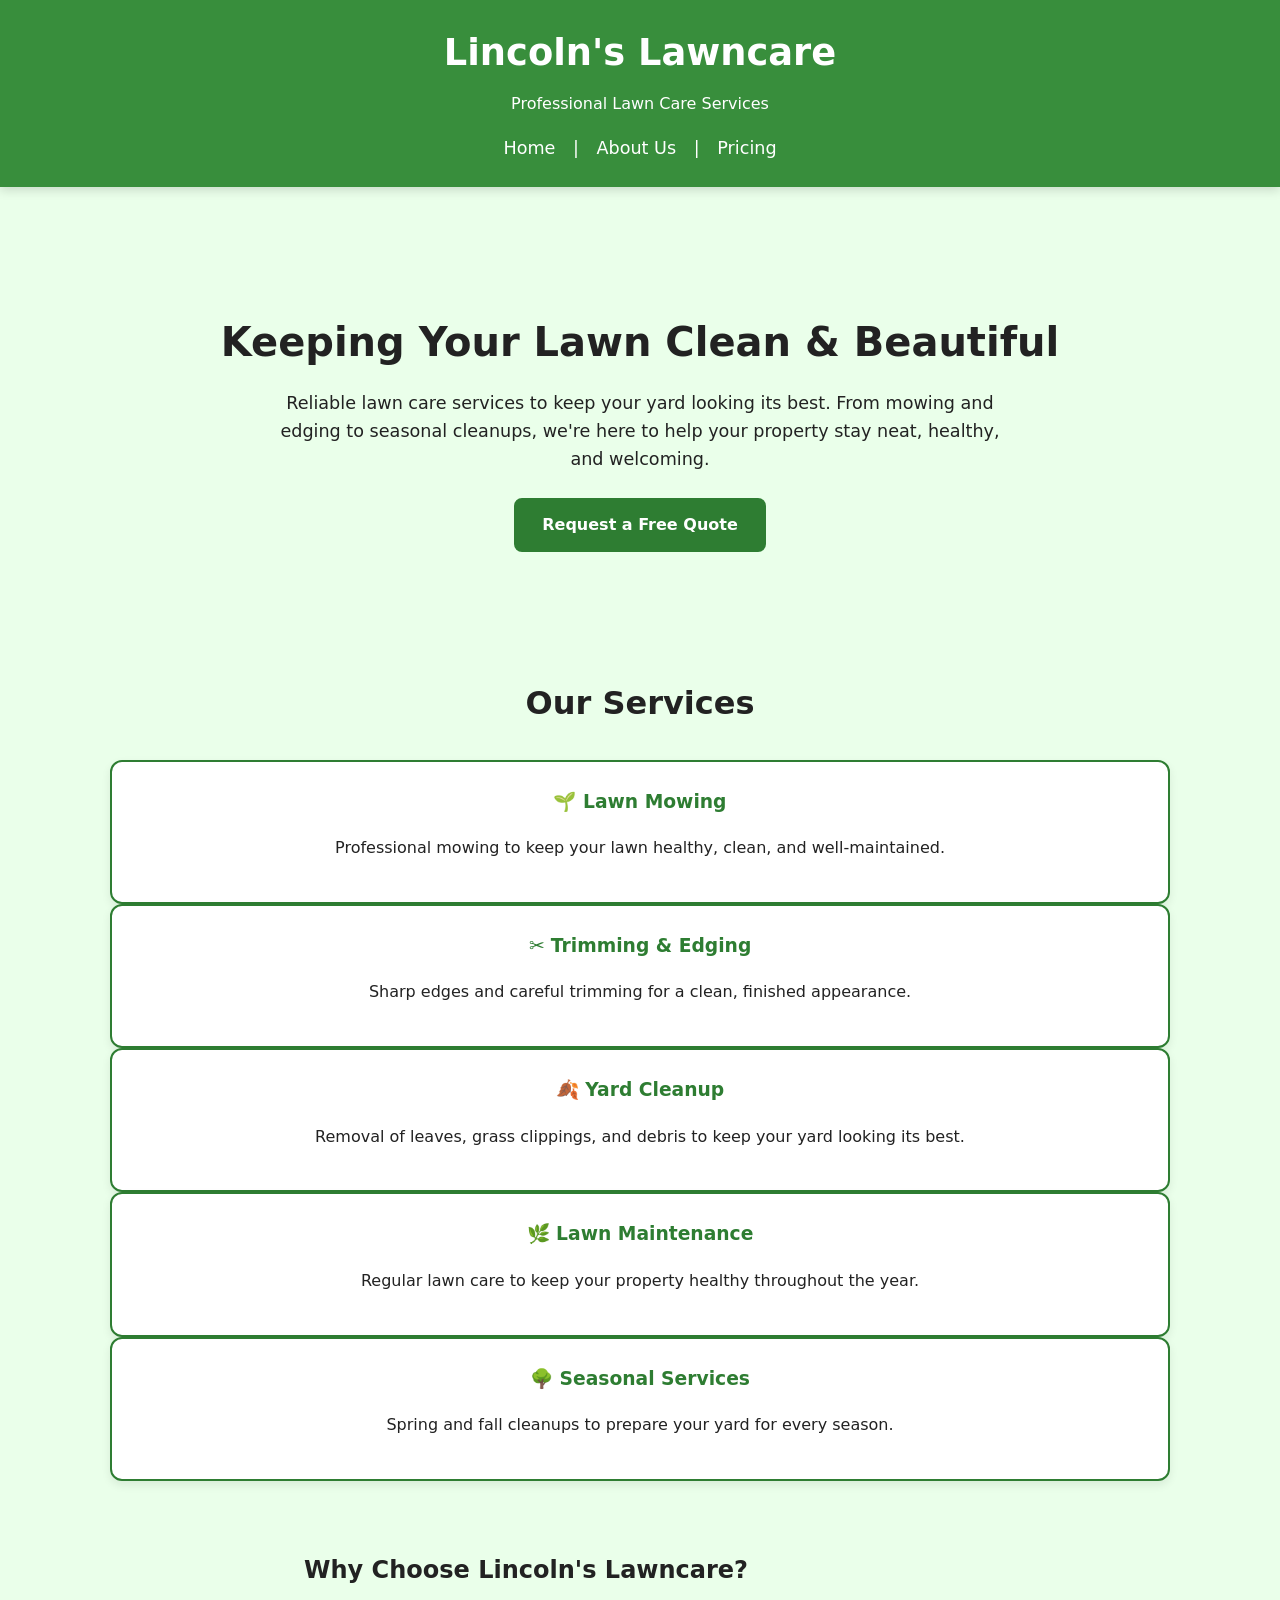
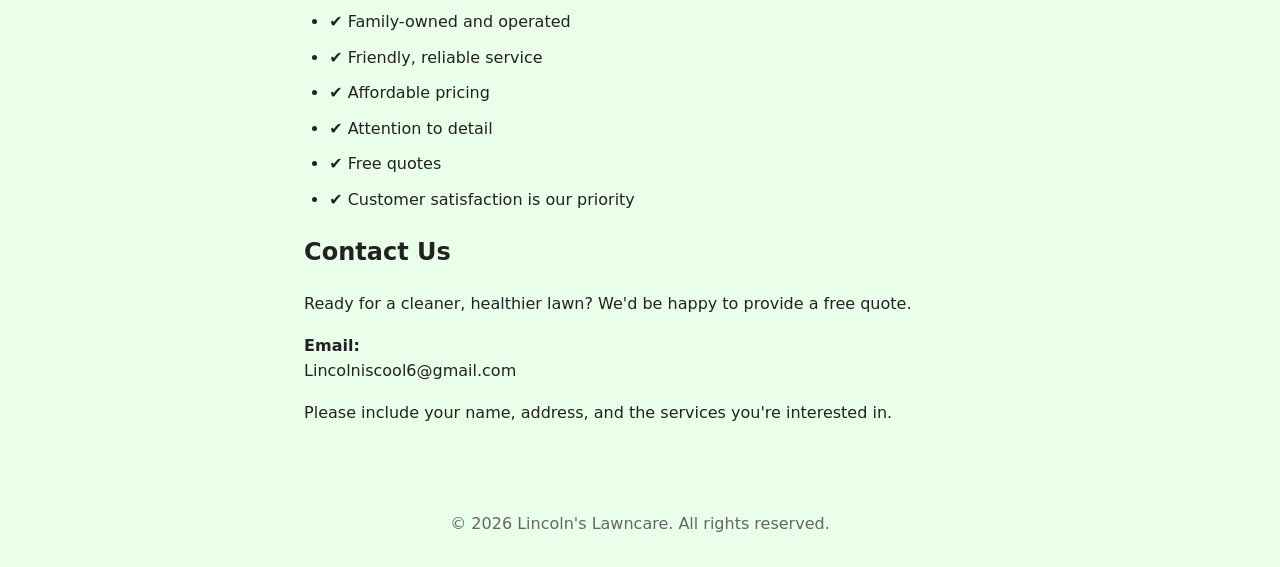
<file: index.html>
<!doctype html>
<html lang="en">
  <head>
    <meta charset="UTF-8" />
    <meta name="viewport" content="width=device-width, initial-scale=1.0" />

    <title>Lincoln's Lawncare</title>

    <link rel="stylesheet" href="./index.css" />

    <link rel="preconnect" href="https://fonts.googleapis.com" />
    <link rel="preconnect" href="https://fonts.gstatic.com" crossorigin />

    <link
      href="https://fonts.googleapis.com/css2?family=DynaPuff:wght@400..700&family=Google+Sans:ital,opsz,wght@0,17..18,400..700;1,17..18,400..700&display=swap"
      rel="stylesheet"
    />
  </head>

  <body>
    <header class="nav-bar">
      <h1>Lincoln's Lawncare</h1>
      <h4>Professional Lawn Care Services</h4>

      <nav>
        <a href="index.html">Home</a>
        <span>|</span>
        <a href="about.html">About Us</a>
        <span>|</span>
        <a href="pricing.html">Pricing</a>
      </nav>
    </header>

    <main>
      <section class="hero">
        <h2>Keeping Your Lawn Clean & Beautiful</h2>

        <p class="sp">
          Reliable lawn care services to keep your yard looking its best. From
          mowing and edging to seasonal cleanups, we're here to help your
          property stay neat, healthy, and welcoming.
        </p>

        <a
          class="button"
          href="mailto:Lincolniscool6@gmail.com?subject=Lawncare%20Quote%20Request"
        >
          Request a Free Quote
        </a>
      </section>

      <section class="services">
        <h2>Our Services</h2>

        <div class="price-card">
          <h3>🌱 Lawn Mowing</h3>
          <p>
            Professional mowing to keep your lawn healthy, clean, and
            well-maintained.
          </p>
        </div>

        <div class="price-card">
          <h3>✂️ Trimming & Edging</h3>
          <p>
            Sharp edges and careful trimming for a clean, finished appearance.
          </p>
        </div>

        <div class="price-card">
          <h3>🍂 Yard Cleanup</h3>
          <p>
            Removal of leaves, grass clippings, and debris to keep your yard
            looking its best.
          </p>
        </div>

        <div class="price-card">
          <h3>🌿 Lawn Maintenance</h3>
          <p>
            Regular lawn care to keep your property healthy throughout the year.
          </p>
        </div>

        <div class="price-card">
          <h3>🌳 Seasonal Services</h3>
          <p>Spring and fall cleanups to prepare your yard for every season.</p>
        </div>
      </section>

      <section class="quote">
        <h2>Why Choose Lincoln's Lawncare?</h2>

        <ul class="bullets">
          <li>✔ Family-owned and operated</li>
          <li>✔ Friendly, reliable service</li>
          <li>✔ Affordable pricing</li>
          <li>✔ Attention to detail</li>
          <li>✔ Free quotes</li>
          <li>✔ Customer satisfaction is our priority</li>
        </ul>
      </section>

      <section class="quote">
        <h2>Contact Us</h2>

        <p>
          Ready for a cleaner, healthier lawn? We'd be happy to provide a free
          quote.
        </p>

        <p>
          <strong>Email:</strong><br />
          Lincolniscool6@gmail.com
        </p>

        <p>
          Please include your name, address, and the services you're interested
          in.
        </p>
      </section>
    </main>

    <footer style="text-align: center; padding: 30px; color: #666">
      © 2026 Lincoln's Lawncare. All rights reserved.
    </footer>
  </body>
</html>
</file>
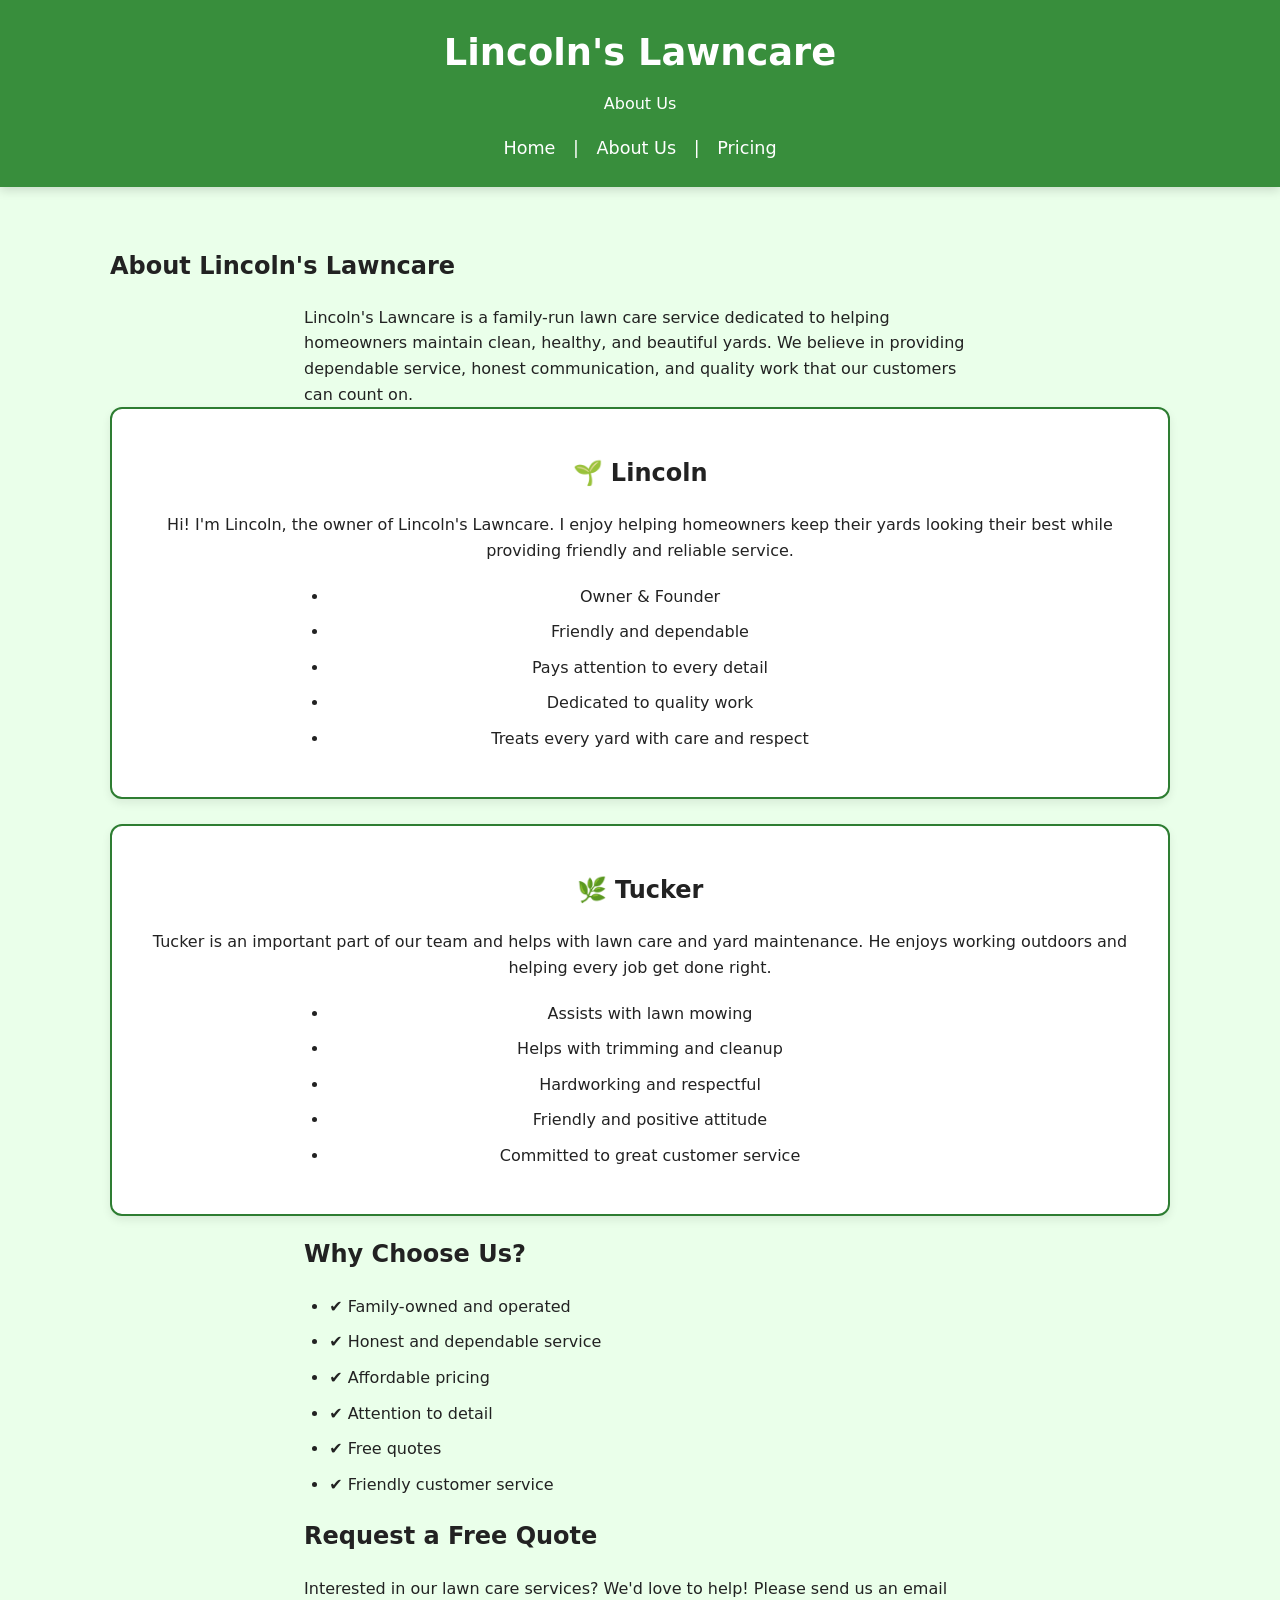
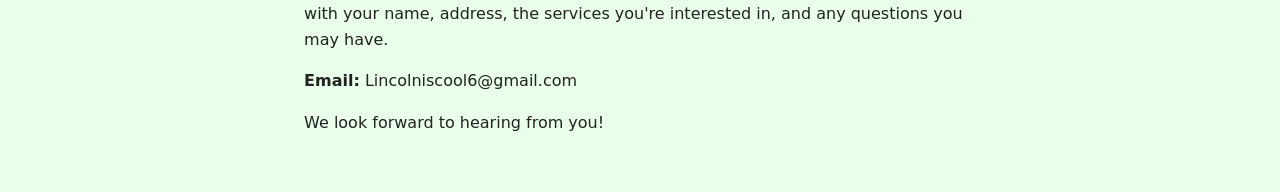
<file: about.html>
<!doctype html>
<html lang="en">
  <head>
    <meta charset="UTF-8" />
    <meta name="viewport" content="width=device-width, initial-scale=1.0" />

    <title>About Us | Lincoln's Lawncare</title>

    <link rel="stylesheet" href="./index.css" />

    <link rel="preconnect" href="https://fonts.googleapis.com" />
    <link rel="preconnect" href="https://fonts.gstatic.com" crossorigin />

    <link
      href="https://fonts.googleapis.com/css2?family=DynaPuff:wght@400..700&family=Google+Sans:ital,opsz,wght@0,17..18,400..700;1,17..18,400..700&display=swap"
      rel="stylesheet"
    />
  </head>

  <body>
    <header class="nav-bar">
      <h1>Lincoln's Lawncare</h1>
      <h4>About Us</h4>

      <nav>
        <a href="index.html">Home</a>
        <span>|</span>
        <a href="about.html">About Us</a>
        <span>|</span>
        <a href="pricing.html">Pricing</a>
      </nav>
    </header>

    <main>
      <section class="about-intro">
        <h2>About Lincoln's Lawncare</h2>

        <p class="sp">
          Lincoln's Lawncare is a family-run lawn care service dedicated to
          helping homeowners maintain clean, healthy, and beautiful yards. We
          believe in providing dependable service, honest communication, and
          quality work that our customers can count on.
        </p>
      </section>

      <section class="team">
        <div class="price-card">
          <h2>🌱 Lincoln</h2>

          <p>
            Hi! I'm Lincoln, the owner of Lincoln's Lawncare. I enjoy helping
            homeowners keep their yards looking their best while providing
            friendly and reliable service.
          </p>

          <ul class="bullets">
            <li>Owner & Founder</li>
            <li>Friendly and dependable</li>
            <li>Pays attention to every detail</li>
            <li>Dedicated to quality work</li>
            <li>Treats every yard with care and respect</li>
          </ul>
        </div>

        <br />

        <div class="price-card">
          <h2>🌿 Tucker</h2>

          <p>
            Tucker is an important part of our team and helps with lawn care and
            yard maintenance. He enjoys working outdoors and helping every job
            get done right.
          </p>

          <ul class="bullets">
            <li>Assists with lawn mowing</li>
            <li>Helps with trimming and cleanup</li>
            <li>Hardworking and respectful</li>
            <li>Friendly and positive attitude</li>
            <li>Committed to great customer service</li>
          </ul>
        </div>
      </section>

      <section class="quote">
        <h2>Why Choose Us?</h2>

        <ul class="bullets">
          <li>✔ Family-owned and operated</li>
          <li>✔ Honest and dependable service</li>
          <li>✔ Affordable pricing</li>
          <li>✔ Attention to detail</li>
          <li>✔ Free quotes</li>
          <li>✔ Friendly customer service</li>
        </ul>

        <div class="quote">
          <h2>Request a Free Quote</h2>

          <p>
            Interested in our lawn care services? We'd love to help! Please send
            us an email with your name, address, the services you're interested
            in, and any questions you may have.
          </p>

          <p>
            <strong>Email:</strong>
              Lincolniscool6@gmail.com
            </a>
          </p>

          <p>We look forward to hearing from you!</p>
        </div>
      </section>
    </main>
  </body>
</html>
</file>
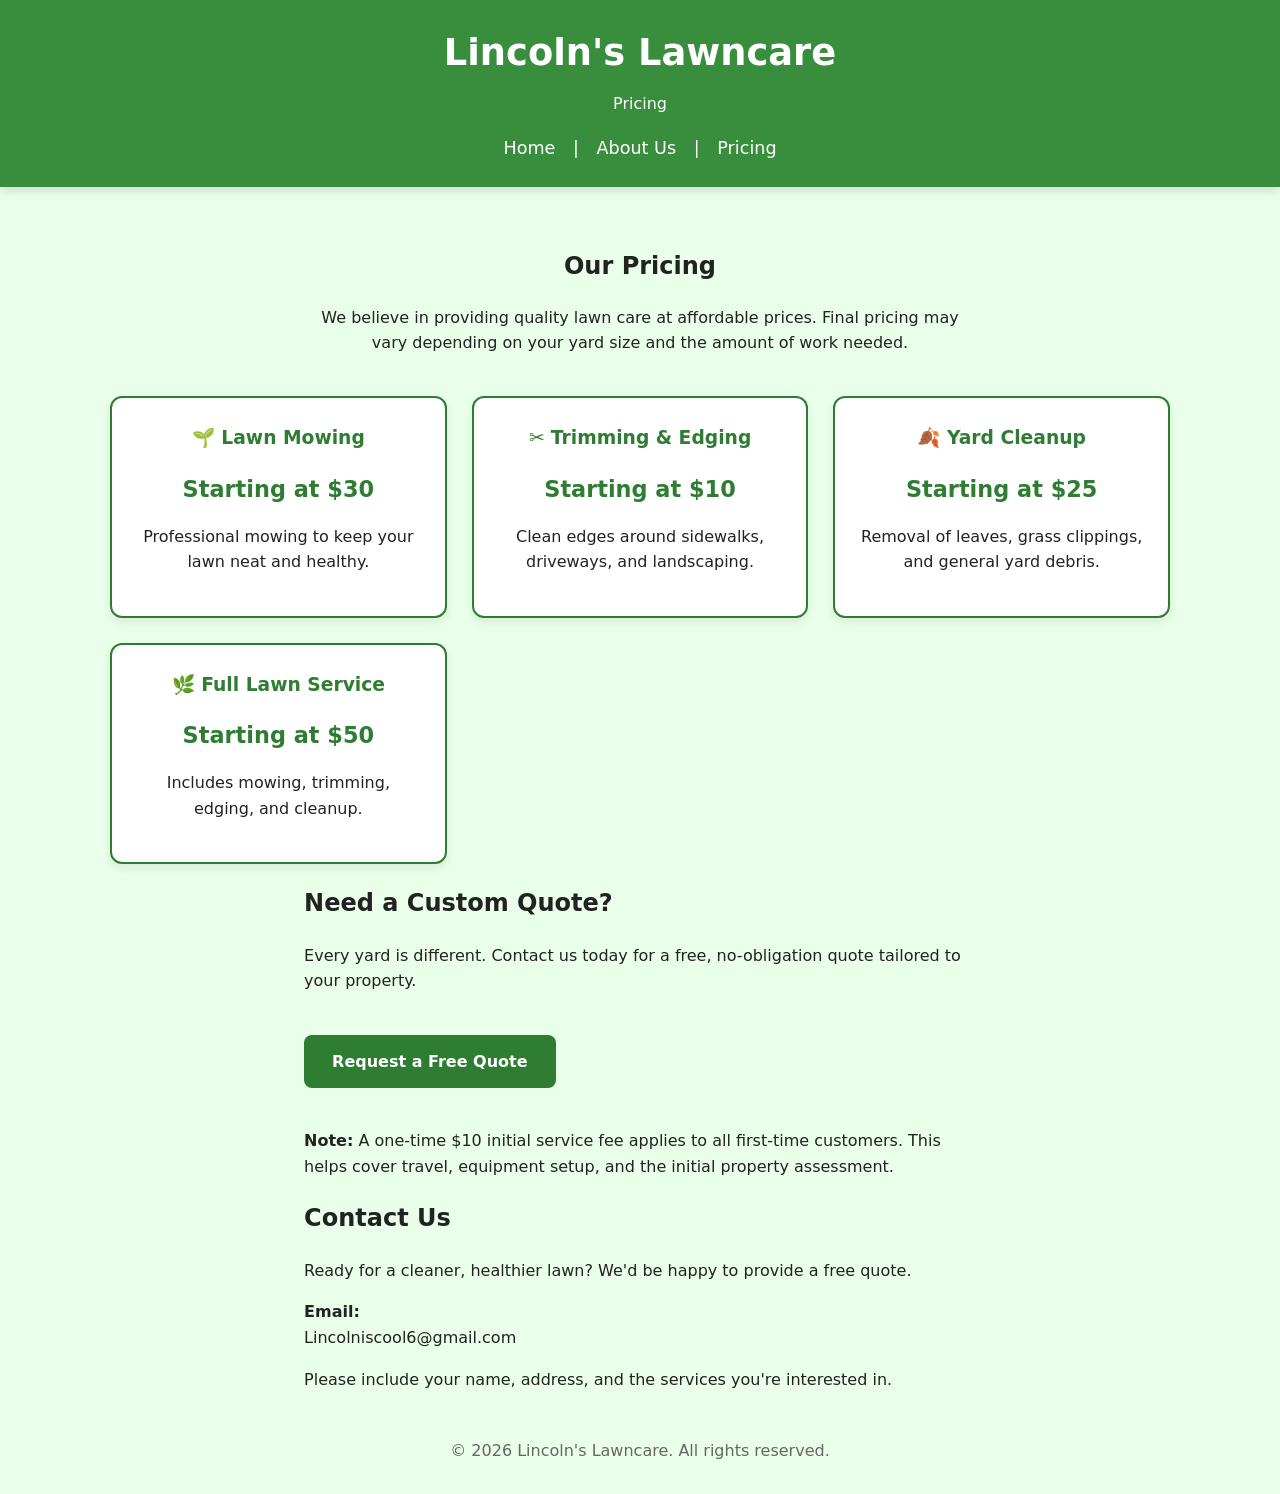
<file: pricing.html>
<!doctype html>
<html lang="en">
  <head>
    <link rel="stylesheet" href="./index.css" />
    <link rel="preconnect" href="https://fonts.googleapis.com" />
    <link rel="preconnect" href="https://fonts.gstatic.com" crossorigin />
    <link
      href="https://fonts.googleapis.com/css2?family=DynaPuff:wght@400..700&family=Google+Sans:ital,opsz,wght@0,17..18,400..700;1,17..18,400..700&display=swap"
      rel="stylesheet"
    />

    <meta charset="UTF-8" />
    <meta name="viewport" content="width=device-width, initial-scale=1.0" />
    <title>Pricing | Lincoln's Lawncare</title>
  </head>

  <body>
    <header class="nav-bar">
      <h1>Lincoln's Lawncare</h1>
      <h4>Pricing</h4>

      <nav>
        <a href="index.html">Home</a>
        <span>|</span>
        <a href="about.html">About Us</a>
        <span>|</span>
        <a href="pricing.html">Pricing</a>
      </nav>
    </header>

    <main>
      <section class="pricing-intro">
        <h2>Our Pricing</h2>

        <p>
          We believe in providing quality lawn care at affordable prices. Final
          pricing may vary depending on your yard size and the amount of work
          needed.
        </p>
      </section>

      <section class="pricing-table">
        <div class="price-card">
          <h3>🌱 Lawn Mowing</h3>
          <p class="price">Starting at <strong>$30</strong></p>
          <p>Professional mowing to keep your lawn neat and healthy.</p>
        </div>

        <div class="price-card">
          <h3>✂️ Trimming & Edging</h3>
          <p class="price">Starting at <strong>$10</strong></p>
          <p>Clean edges around sidewalks, driveways, and landscaping.</p>
        </div>

        <div class="price-card">
          <h3>🍂 Yard Cleanup</h3>
          <p class="price">Starting at <strong>$25</strong></p>
          <p>Removal of leaves, grass clippings, and general yard debris.</p>
        </div>

        <div class="price-card">
          <h3>🌿 Full Lawn Service</h3>
          <p class="price">Starting at <strong>$50</strong></p>
          <p>Includes mowing, trimming, edging, and cleanup.</p>
        </div>
      </section>

      <section class="quote">
        <h2>Need a Custom Quote?</h2>

        <p>
          Every yard is different. Contact us today for a free, no-obligation
          quote tailored to your property.
        </p>

        <a
          class="button"
          href="mailto:youremail@example.com?subject=Lincoln's%20Lawncare%20Quote"
        >
          Request a Free Quote
        </a>
      </section>
    </main>
    <p class="pricing-note">
      <strong>Note:</strong> A one-time $10 initial service fee applies to all
      first-time customers. This helps cover travel, equipment setup, and the
      initial property assessment.
    </p>

      <section class="quote">
        <h2>Contact Us</h2>

        <p>
          Ready for a cleaner, healthier lawn? We'd be happy to provide a free
          quote.
        </p>

        <p>
          <strong>Email:</strong><br />
          Lincolniscool6@gmail.com
        </p>

        <p>
          Please include your name, address, and the services you're interested
          in.
        </p>
      </section>
    </main>

    <footer style="text-align: center; padding: 30px; color: #666">
      © 2026 Lincoln's Lawncare. All rights reserved.
    </footer>
  </body>
</html>
</file>
<file: index.css>
/* -------------------- */
/* General Page Styles  */
/* -------------------- */

* {
  box-sizing: border-box;
}

body {
  margin: 0;
  background-color: #eaffea;
  color: #222;
  font-family: "Google Sans", system-ui, sans-serif;
  line-height: 1.6;
}

main {
  max-width: 1100px;
  margin: 0 auto;
  padding: 40px 20px;
}

/* -------------------- */
/* Navigation Bar       */
/* -------------------- */

.nav-bar {
  background: #388e3c;
  color: white;
  text-align: center;
  padding: 24px 20px;
  box-shadow: 0 3px 10px rgba(0, 0, 0, 0.15);
}

.nav-bar h1 {
  margin: 0;
  font-family: "Google Sans", system-ui, sans-serif;
  font-size: 2.3rem;
}

.nav-bar h4 {
  margin: 8px 0 18px;
  font-weight: normal;
}

nav {
  font-size: 1.1rem;
}

nav a {
  color: #ffffff;
  text-decoration: none;
  margin: 0 12px;
  font-weight: 500;
  transition: opacity 0.2s;
}

nav a:hover {
  opacity: 0.8;
}

/* -------------------- */
/* Hero Section         */
/* -------------------- */

.hero {
  text-align: center;
  padding: 50px 20px;
}

.hero h2 {
  font-size: 2.5rem;
  margin-bottom: 15px;
}

.hero p {
  max-width: 65ch;
  margin: 0 auto;
  font-size: 1.1rem;
}

/* -------------------- */
/* Buttons              */
/* -------------------- */

.button {
  display: inline-block;
  margin-top: 25px;
  padding: 14px 28px;
  background: #2e7d32;
  color: white;
  text-decoration: none;
  font-weight: bold;
  border-radius: 8px;
  transition:
    background 0.2s,
    transform 0.2s;
}

.button:hover {
  background: #256528;
  transform: translateY(-2px);
}

/* -------------------- */
/* Services             */
/* -------------------- */

.services {
  padding: 50px 0;
}

.services h2 {
  text-align: center;
  font-size: 2rem;
  margin-bottom: 30px;
}

/* -------------------- */
/* Paragraph Width       */
/* -------------------- */

.sp {
  max-width: 66ch;
  margin: 0 auto;
}

/* -------------------- */
/* Pricing Page         */
/* -------------------- */

.pricing-intro {
  text-align: center;
  margin-bottom: 40px;
}

.pricing-intro p {
  max-width: 65ch;
  margin: 0 auto;
}

.pricing-table {
  display: grid;
  grid-template-columns: repeat(auto-fit, minmax(260px, 1fr));
  gap: 25px;
}

.price-card {
  background: white;
  border: 2px solid #2e7d32;
  border-radius: 12px;
  padding: 25px;
  text-align: center;
  box-shadow: 0 4px 10px rgba(0, 0, 0, 0.08);
  transition: transform 0.2s;
}

.price-card:hover {
  transform: translateY(-5px);
}

.price-card h3 {
  margin-top: 0;
  color: #2e7d32;
}

.price {
  font-size: 1.4rem;
  font-weight: bold;
  color: #2e7d32;
  margin: 15px 0;
}

.pricing-note {
  inline-size: 66ch;
  margin: auto;
}
/* -------------------- */
/* Quote Section        */
/* -------------------- */

.quote {
  inline-size: 66ch;
  margin: auto;
}

/* -------------------- */
/* Lists                */
/* -------------------- */

ul {
  max-width: 65ch;
  margin: 20px auto;
  padding-left: 20px;
}

li {
  margin-bottom: 10px;
}
</file>
